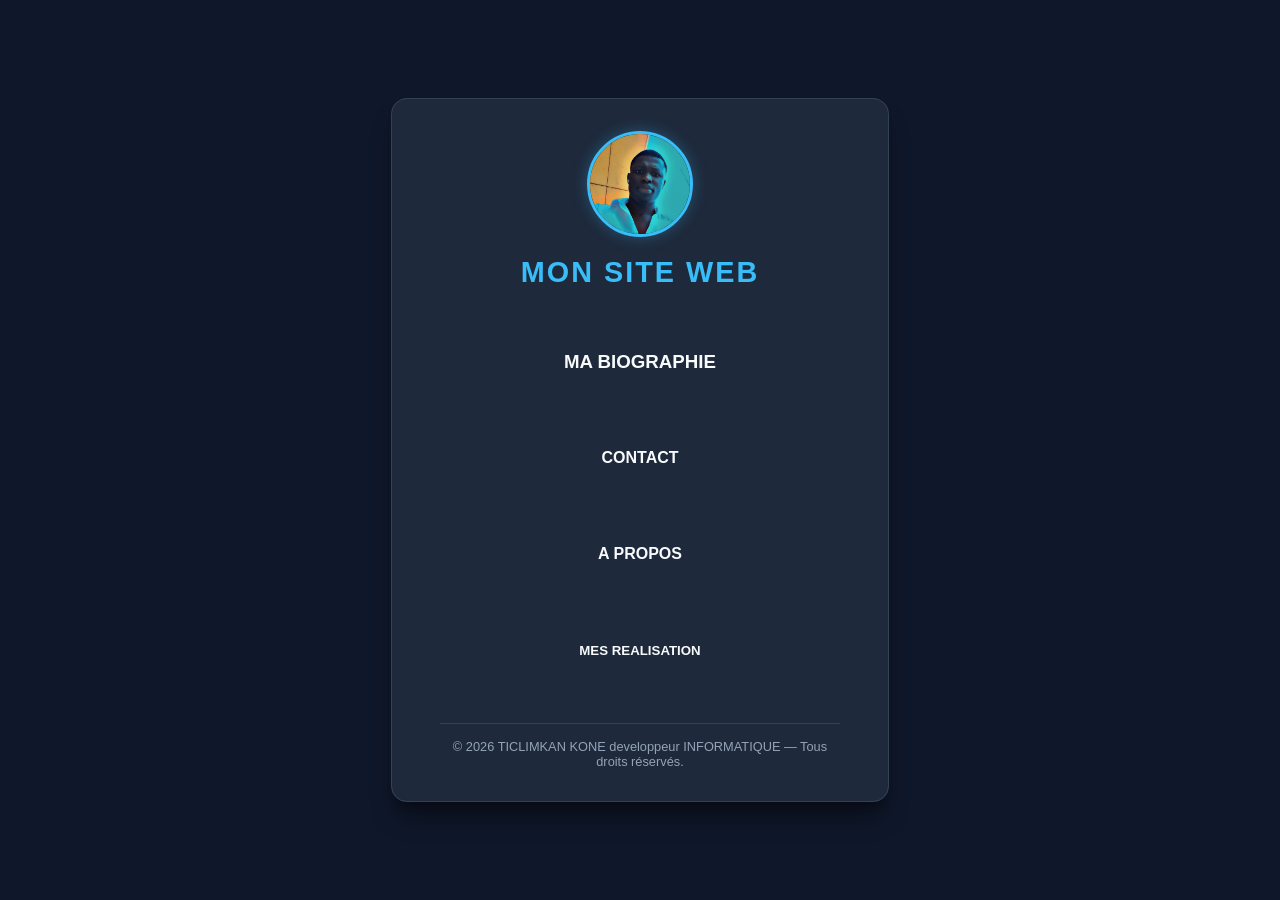
<file: index.html>
<!DOCTYPE html>
<html lang="fr">

<head>
    <!-- Google tag (gtag.js) -->
<script async src="https://www.googletagmanager.com/gtag/js?id=G-JH8MV2D3K6"></script>
<script>
  window.dataLayer = window.dataLayer || [];
  function gtag(){dataLayer.push(arguments);}
  gtag('js', new Date());

  gtag('config', 'G-JH8MV2D3K6');
</script>
    <meta charset="UTF-8">
    <meta name="viewport" content="width=device-width, initial-scale=1.0">
    <title> PREMIER SITE WEB </title>
    <link rel="stylesheet" href="MONSITE.css">
</head>

<body>
<Table>
    <fieldset>
        <div class="monportfolio">
            
 <img src="IMAGEDEGARDE.jpeg" alt="photo cycle" width="100" height="100" text-align: center; >
                  <h1> MON SITE WEB </h1>
            <br><a href="biographie.html"> <h3>MA BIOGRAPHIE</h3></a></br>
             <br><a href="footer.html"><h4>CONTACT</h4></a></br>
             <br><h4><a href="EFFETPORF1.html"> A PROPOS </a></h4></br>
              <br><a href="gestion-personnel.html"><h5> MES REALISATION </h5></a></br>
                 <footer> © 2026 TICLIMKAN KONE developpeur INFORMATIQUE — Tous droits réservés. </footer>
        <!-- Contact --> 
        </div>
    </fieldset>
    </Table>
</body>
<script src="app.js"></script>
</html>
</file>
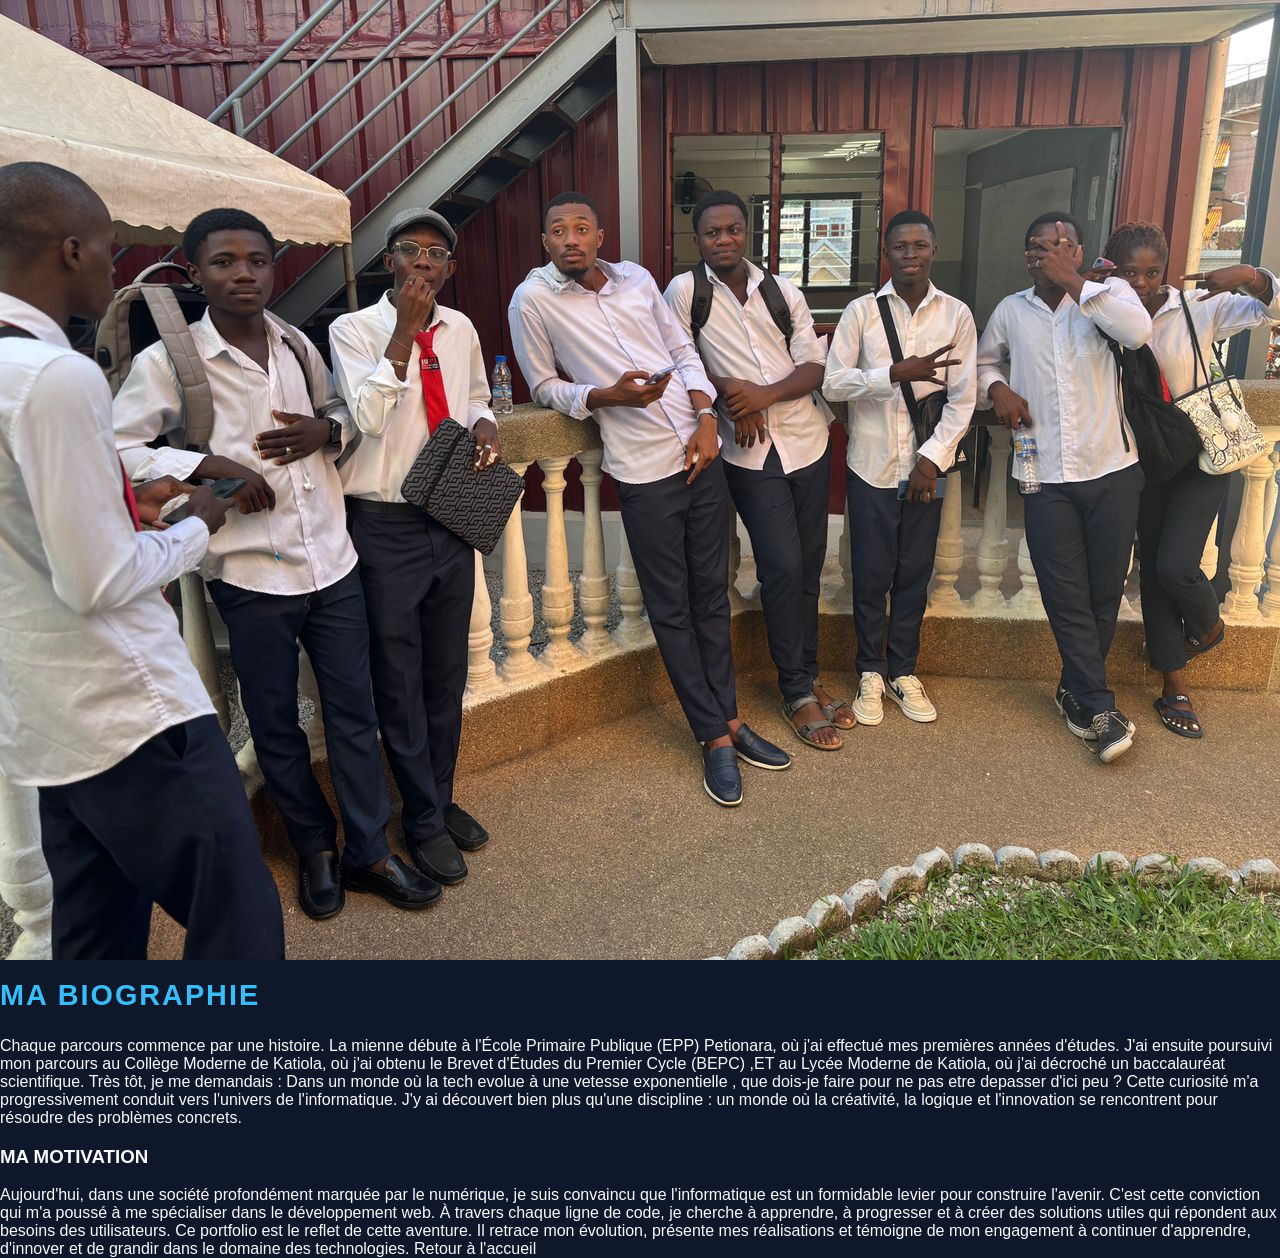
<file: biographie.html>
<!DOCTYPE html>
<html lang="en">
<head>
    <meta charset="UTF-8">
    <meta name="viewport" content="width=device-width, initial-scale=1.0">
    <title>ma biographie</title>
    <link rel="stylesheet" href="MONSITE.css">
</head>
<body>
    <div class="BIOGRAHIE">
        <img src="image1.jpg"  alt="image1">
    <h1>Ma Biographie</h1>
        <fiedset>
    Chaque parcours commence par une histoire. La mienne débute à l'École Primaire Publique (EPP) Petionara, 
       où j'ai effectué mes premières années d'études. J'ai ensuite poursuivi mon parcours au Collège Moderne de Katiola, 
       où j'ai obtenu le Brevet d'Études du Premier Cycle (BEPC) ,ET au  Lycée Moderne de Katiola, où j'ai décroché un baccalauréat scientifique.
   
Très tôt, je me demandais  : 
       Dans un monde où la tech evolue à une vetesse exponentielle , que dois-je faire pour ne pas etre depasser d'ici peu ? 
       Cette curiosité m'a progressivement conduit vers l'univers de l'informatique.
       J'y ai découvert bien plus qu'une discipline : 
       un monde où la créativité, la logique et l'innovation se rencontrent pour résoudre des problèmes concrets.
<h3> MA MOTIVATION</h3>
Aujourd'hui, dans une société profondément marquée par le numérique, 
       je suis convaincu que l'informatique est un formidable levier pour construire l'avenir.
       C'est cette conviction qui m'a poussé à me spécialiser dans le développement web. 
       À travers chaque ligne de code, je cherche à apprendre, à progresser et à créer des solutions utiles qui répondent aux besoins des utilisateurs.

 <a>Ce portfolio est le reflet de cette aventure. Il retrace mon évolution, présente mes réalisations et témoigne de mon engagement à continuer d'apprendre,
     d'innover et de grandir dans le domaine des technologies.</a>
       <a href="index.html">  Retour à l'accueil</a></a>
            </fiedset>
    </div>
</body>
</html>
</file>
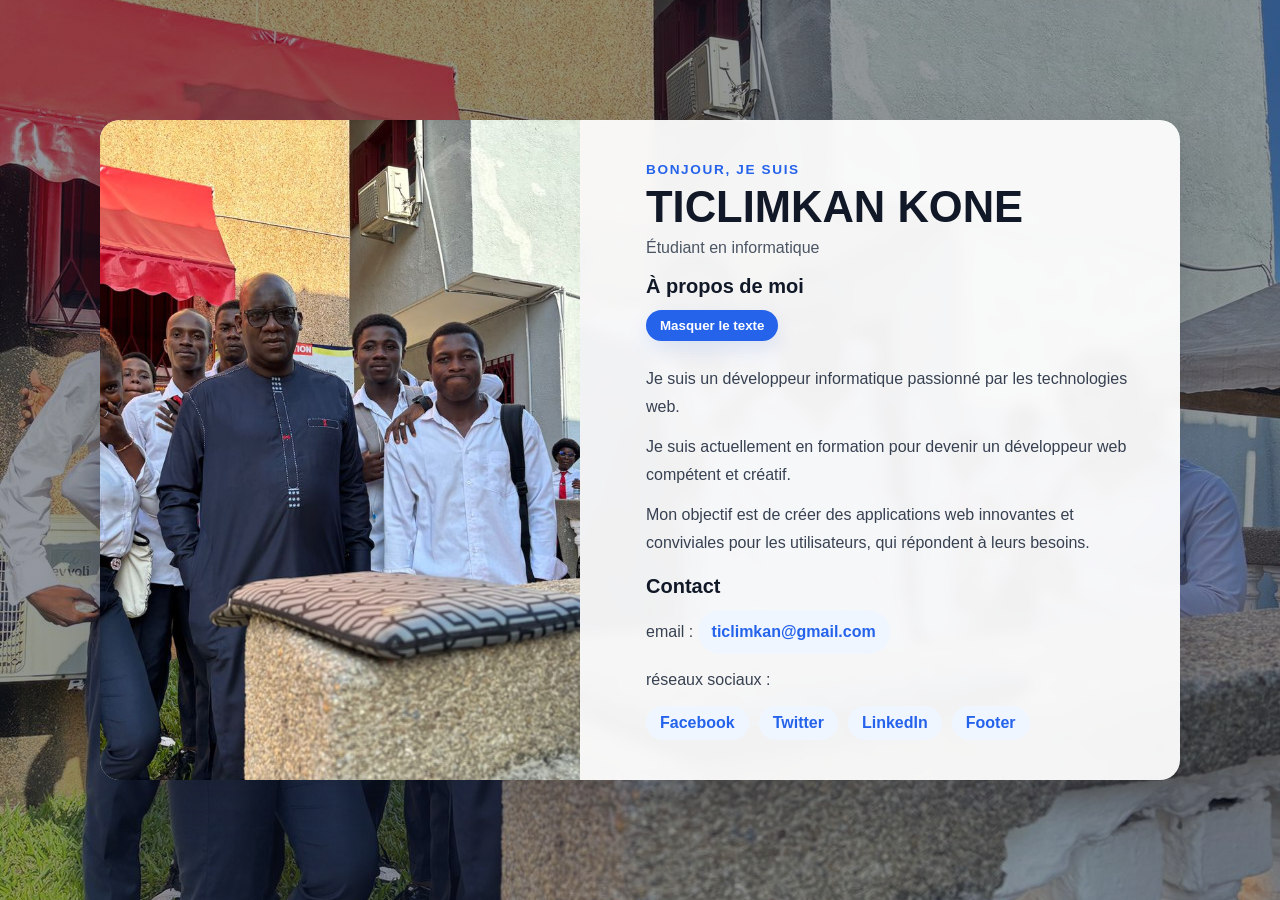
<file: EFFETPORF1.html>
<!DOCTYPE html>
<html lang="fr">
    <head>
        <meta charset="UTF-8">
        <meta name="viewport" content="width=device-width, initial-scale=1.0">
        <title>PREMIER SITE WEB</title>
        <!-- Le CSS est dans le même dossier que ce fichier -->
        <link rel="stylesheet" href="EFFETPORF1.CSS">
    </head>
    <body>
        <div class="page-container">
            <div class="profile-card">
                <div class="profile-card__image">
                    <!-- image en local (même dossier que la page) -->
                    <img src="photo de groupe.jpg" alt="photo de groupe">
                </div>
                <div class="profile-card__content">
                    <div class="profile-card__header">
                        <span class="label">Bonjour, je suis</span>
                        <h1>TICLIMKAN KONE</h1>
                        <p class="subtitle">Étudiant en informatique</p>
                    </div>
                    <section class="about">
                        <h2>À propos de moi</h2>
                        <button id="toggle-about" class="toggle-btn">Masquer le texte</button>
                        <div class="about-content">
                            <p>Je suis un développeur informatique passionné par les technologies web.</p>
                            <p>Je suis actuellement en formation pour devenir un développeur web compétent et créatif.</p>
                            <p>Mon objectif est de créer des applications web innovantes et conviviales pour les utilisateurs, qui répondent à leurs besoins.</p>
                        </div>
                    </section>
                    <section class="contact">
                        <h2>Contact</h2>
                        <p>email : <a href="mailto:ticlimkan@gmail.com">ticlimkan@gmail.com</a></p>
                        <p>réseaux sociaux :</p>
                        <ul class="social-networks">
                            <li><a href="https://www.facebook.com/" target="_blank" rel="noreferrer">Facebook</a></li>
                            <li><a href="https://www.twitter.com/ticlimkan" target="_blank" rel="noreferrer">Twitter</a></li>
                            <li><a href="https://www.linkedin.com/in/ticlimkan-kone-755b99413" target="_blank" rel="noreferrer">LinkedIn</a></li>
                            <li><a href="footer.html">Footer</a></li>
                        </ul>
                    </section>
                </div>
            </div>
        </div>

        <!-- Petit script local pour le bouton "Masquer/Afficher" et pour améliorer la fluidité -->
        <script>
            (function(){
                const btn = document.getElementById('toggle-about');
                const about = document.querySelector('.about-content');
                if (!btn || !about) return;
                btn.addEventListener('click', function(){
                    about.classList.toggle('hidden');
                    btn.textContent = about.classList.contains('hidden') ? 'Afficher le texte' : 'Masquer le texte';
                });
            })();
        </script>

        <!-- Chargement du JS global s'il existe (chemin racine) -->
        <script src="app.js"></script>
    </body>
</html>
</file>
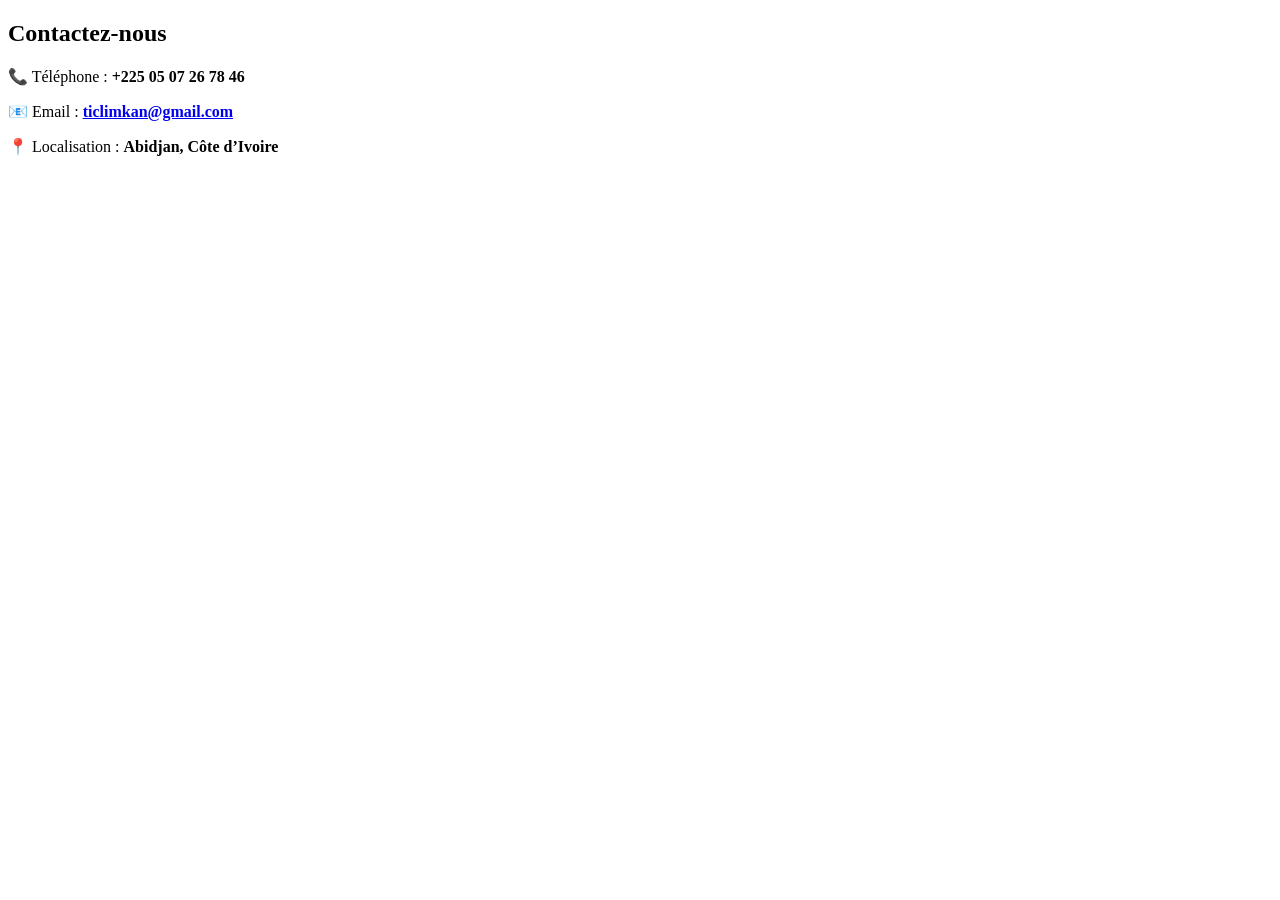
<file: footer.html>
<!DOCTYPE html>
<html lang="fr">
    <head>
        <meta charset="UTF-8">
        <meta name="viewport" content="width=device-width, initial-scale=1.0">
        <title>Contact - TICLIMKAN KONE</title>
    </head>
    <body class="footer-page">
        <main class="footer-page__wrapper">
            <section class="contact footer-card">
                <h2>Contactez-nous</h2>
                <p>📞 Téléphone : <strong>+225 05 07 26 78 46</strong></p>
                <p>📧 Email : <strong><a href="mailto:ticlimkan@gmail.com">ticlimkan@gmail.com</a></strong></p>
                <p>📍 Localisation : <strong>Abidjan, Côte d’Ivoire</strong></p>
            </section>
        </main>
    </body>
</html>
</file>
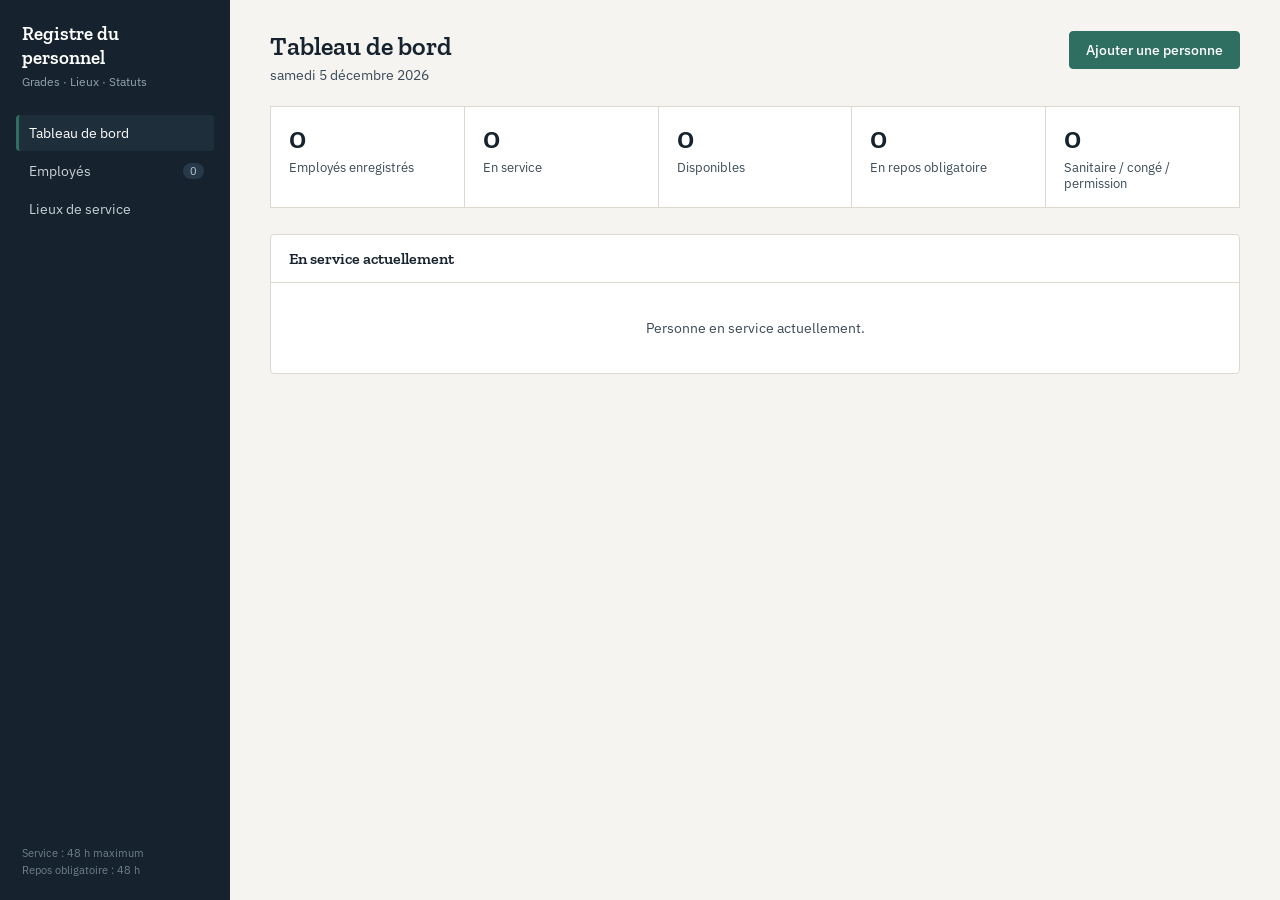
<file: gestion-personnel.html>
<!DOCTYPE html>
<html lang="fr">
<head>
<meta charset="UTF-8">
<meta name="viewport" content="width=device-width, initial-scale=1.0">
<title>Registre du personnel</title>
<link rel="preconnect" href="https://fonts.googleapis.com">
<link href="https://fonts.googleapis.com/css2?family=Zilla+Slab:wght@400;500;600;700&family=IBM+Plex+Sans:wght@400;500;600&family=IBM+Plex+Mono:wght@500&display=swap" rel="stylesheet">
<style>
  :root{
    --ink:#16232E;
    --ink-soft:#3B4A57;
    --paper:#F5F4F0;
    --panel:#FFFFFF;
    --line:#DCD8CE;
    --pine:#2F6F62;
    --pine-dim:#E4EFEC;
    --blue:#3E6FA8;
    --blue-dim:#E6EDF4;
    --purple:#7A5AA8;
    --purple-dim:#EEE8F5;
    --amber:#B9791E;
    --amber-dim:#F6EBDA;
    --brick:#A6444A;
    --brick-dim:#F5E4E4;
    --grey:#6B7280;
    --grey-dim:#EBEAE6;
  }
  *{box-sizing:border-box;}
  html,body{margin:0;padding:0;height:100%;}
  body{
    font-family:'IBM Plex Sans', sans-serif;
    background:var(--paper);
    color:var(--ink);
    display:flex;
    min-height:100vh;
  }
  h1,h2,h3{font-family:'Zilla Slab', serif; margin:0; font-weight:600;}
  .mono{font-family:'IBM Plex Mono', monospace;}

  /* ---- Sidebar ---- */
  #sidebar{
    width:230px;
    flex-shrink:0;
    background:var(--ink);
    color:#D9DFE4;
    padding:22px 16px;
    display:flex;
    flex-direction:column;
    gap:26px;
  }
  .brand{padding:0 6px;}
  .brand h1{color:#fff; font-size:19px; line-height:1.25;}
  .brand p{margin:4px 0 0; font-size:12px; color:#93A3AF;}
  nav{display:flex; flex-direction:column; gap:2px;}
  .navlink{
    display:flex; align-items:center; gap:10px;
    padding:9px 10px; border-radius:4px; cursor:pointer;
    font-size:14px; color:#C7D0D6; border-left:3px solid transparent;
  }
  .navlink:hover{background:#1E2E3A;}
  .navlink.active{background:#1E2E3A; color:#fff; border-left:3px solid var(--pine);}
  .navlink .count{
    margin-left:auto; font-size:11px; background:#28394A; color:#B8C4CC;
    padding:1px 7px; border-radius:20px;
  }
  .sidebar-foot{margin-top:auto; font-size:11px; color:#6F818C; padding:0 6px; line-height:1.5;}

  /* ---- Main ---- */
  #main{flex:1; padding:30px 40px; overflow-y:auto;}
  .page{display:none;}
  .page.active{display:block;}
  .page-head{display:flex; align-items:baseline; justify-content:space-between; margin-bottom:22px; gap:16px; flex-wrap:wrap;}
  .page-head h2{font-size:26px;}
  .page-head .sub{color:var(--ink-soft); font-size:13.5px; margin-top:4px;}

  button{font-family:inherit; cursor:pointer;}
  .btn{
    border:1px solid var(--ink); background:var(--ink); color:#fff;
    padding:9px 16px; border-radius:4px; font-size:13.5px; font-weight:500;
  }
  .btn:hover{background:#0F1922;}
  .btn.secondary{background:transparent; color:var(--ink); border:1px solid var(--line);}
  .btn.secondary:hover{border-color:var(--ink);}
  .btn.pine{background:var(--pine); border-color:var(--pine);}
  .btn.pine:hover{background:#25594E;}
  .btn.brick{background:var(--brick); border-color:var(--brick);}
  .btn.brick:hover{background:#8E393E;}
  .btn.blue{background:var(--blue); border-color:var(--blue);}
  .btn:disabled{opacity:.45; cursor:not-allowed;}
  .btn.small{padding:5px 11px; font-size:12.5px;}
  .link-btn{background:none; border:none; color:var(--pine); font-size:13px; padding:0; text-decoration:underline;}

  /* ---- Stat band ---- */
  .stat-band{display:grid; grid-template-columns:repeat(5,1fr); gap:1px; background:var(--line); border:1px solid var(--line); margin-bottom:26px;}
  .stat{background:var(--panel); padding:16px 18px;}
  .stat .num{font-family:'Zilla Slab',serif; font-size:30px; font-weight:600; line-height:1;}
  .stat .lbl{font-size:12.5px; color:var(--ink-soft); margin-top:6px;}

  /* ---- Alerts ---- */
  .alert-box{border:1px solid var(--brick); background:var(--brick-dim); padding:14px 16px; margin-bottom:22px; border-radius:4px;}
  .alert-box h3{font-size:14.5px; color:var(--brick); margin-bottom:8px;}
  .alert-row{font-size:13.5px; padding:5px 0; border-top:1px solid rgba(166,68,74,.2);}
  .alert-row:first-child{border-top:none;}

  /* ---- Panel / table ---- */
  .panel{background:var(--panel); border:1px solid var(--line); border-radius:4px;}
  .panel + .panel{margin-top:20px;}
  .panel-head{padding:14px 18px; border-bottom:1px solid var(--line); display:flex; align-items:center; justify-content:space-between;}
  .panel-head h3{font-size:16px;}
  table{width:100%; border-collapse:collapse; font-size:13.5px;}
  th{text-align:left; font-weight:500; color:var(--ink-soft); font-size:12px; padding:9px 18px; border-bottom:1px solid var(--line);}
  td{padding:11px 18px; border-bottom:1px solid var(--line); vertical-align:middle;}
  tr:last-child td{border-bottom:none;}
  tr.rowhover:hover{background:#FAFAF8; cursor:pointer;}

  .badge{display:inline-block; padding:3px 9px; border-radius:20px; font-size:12px; font-weight:500;}
  .badge.disponible{background:var(--grey-dim); color:var(--grey);}
  .badge.en_service{background:var(--pine-dim); color:var(--pine);}
  .badge.repos_obligatoire{background:var(--blue-dim); color:var(--blue);}
  .badge.repos_sanitaire{background:var(--purple-dim); color:var(--purple);}
  .badge.conge{background:var(--amber-dim); color:var(--amber);}
  .badge.permission{background:var(--amber-dim); color:#8A6A2E;}
  .badge.alerte{background:var(--brick-dim); color:var(--brick);}

  input, select, textarea{
    font-family:inherit; font-size:13.5px; padding:9px 10px; border:1px solid var(--line);
    border-radius:4px; width:100%; background:#fff; color:var(--ink);
  }
  input:focus, select:focus, textarea:focus{outline:none; border-color:var(--pine);}
  label{font-size:12.5px; color:var(--ink-soft); display:block; margin-bottom:5px;}
  .field{margin-bottom:14px;}
  .field-row{display:grid; grid-template-columns:1fr 1fr; gap:14px;}

  .empty{padding:36px 18px; text-align:center; color:var(--ink-soft); font-size:13.5px;}

  /* search */
  .toolbar{display:flex; gap:10px; margin-bottom:16px;}
  .toolbar input{max-width:280px;}

  /* modal */
  .overlay{
    position:fixed; inset:0; background:rgba(22,35,46,.45); display:none;
    align-items:flex-start; justify-content:center; padding:40px 20px; overflow-y:auto; z-index:50;
  }
  .overlay.show{display:flex;}
  .modal{background:#fff; border-radius:6px; width:100%; max-width:520px; padding:26px 28px; margin-bottom:40px;}
  .modal h3{font-size:19px; margin-bottom:4px;}
  .modal .modal-sub{font-size:13px; color:var(--ink-soft); margin-bottom:18px;}
  .modal-actions{display:flex; justify-content:flex-end; gap:10px; margin-top:20px;}

  /* employee detail */
  .detail-head{display:flex; justify-content:space-between; align-items:flex-start; margin-bottom:18px; flex-wrap:wrap; gap:14px;}
  .detail-id{font-size:13px; color:var(--ink-soft);}
  .detail-grid{display:grid; grid-template-columns:2fr 1fr; gap:20px; align-items:start;}
  .infolist{display:grid; grid-template-columns:1fr 1fr; gap:12px 20px;}
  .infolist .k{font-size:11.5px; color:var(--ink-soft); margin-bottom:2px;}
  .infolist .v{font-size:14px;}
  .timeline{padding:16px 18px;}
  .tl-row{display:flex; gap:12px; padding:10px 0; border-top:1px solid var(--line);}
  .tl-row:first-child{border-top:none;}
  .tl-dot{width:8px; height:8px; border-radius:50%; background:var(--pine); margin-top:6px; flex-shrink:0;}
  .tl-dot.past{background:var(--line);}
  .tl-main{font-size:13.5px;}
  .tl-date{font-size:12px; color:var(--ink-soft); margin-top:1px;}
  .action-grid{display:flex; flex-direction:column; gap:8px;}
  .countdown{font-size:12.5px; color:var(--ink-soft); margin-top:6px;}

  .chip-row{display:flex; gap:8px; flex-wrap:wrap; margin-bottom:16px;}
  .chip{padding:6px 12px; border:1px solid var(--line); border-radius:20px; font-size:12.5px; background:#fff;}
  .chip button{background:none; border:none; color:var(--brick); margin-left:6px; font-size:13px;}

  ::placeholder{color:#A7ADB2;}
</style>
</head>
<body>

<div id="sidebar">
  <div class="brand">
    <h1>Registre du<br>personnel</h1>
    <p>Grades · Lieux · Statuts</p>
  </div>
  <nav>
    <div class="navlink active" data-page="dashboard">Tableau de bord</div>
    <div class="navlink" data-page="employees">Employés <span class="count" id="nav-count-emp">0</span></div>
    <div class="navlink" data-page="lieux">Lieux de service</div>
  </nav>
  <div class="sidebar-foot">
    Service : 48 h maximum<br>
    Repos obligatoire : 48 h
  </div>
</div>

<div id="main">

  <!-- DASHBOARD -->
  <section class="page active" id="page-dashboard">
    <div class="page-head">
      <div>
        <h2>Tableau de bord</h2>
        <div class="sub" id="today-label"></div>
      </div>
      <button class="btn pine" onclick="openAddEmployee()">Ajouter une personne </button>
    </div>

    <div class="stat-band" id="stat-band"></div>

    <div id="alert-zone"></div>

    <div class="panel">
      <div class="panel-head"><h3>En service actuellement</h3></div>
      <div id="dash-en-service"></div>
    </div>
  </section>

  <!-- EMPLOYEES -->
  <section class="page" id="page-employees">
    <div class="page-head">
      <div>
        <h2>PERSONEL</h2>
        <div class="sub">Fiche, grade, lieu et statut de chacun</div>
      </div>
      <button class="btn pine" onclick="openAddEmployee()">Ajouter une personne </button>
    </div>
    <div class="toolbar">
      <input type="text" id="search-emp" placeholder="Rechercher un nom, matricule…" oninput="renderEmployeesList()">
      <select id="filter-statut" onchange="renderEmployeesList()" style="max-width:220px;">
        <option value="">Tous les statuts</option>
        <option value="disponible">Disponible</option>
        <option value="en_service">En service</option>
        <option value="repos_obligatoire">Repos obligatoire</option>
        <option value="repos_sanitaire">Repos sanitaire</option>
        <option value="conge">Congé</option>
        <option value="permission">Permission</option>
      </select>
    </div>
    <div class="panel">
      <table>
        <thead><tr>
          <!--th>Matricule</th-->
          <th>Nom</th><th>Grade</th><th>Lieu actuel</th><th>Statut</th><th></th>
        </tr></thead>
        <tbody id="employees-tbody"></tbody>
      </table>
      <div class="empty" id="employees-empty" style="display:none;">Aucune personne ne correspond à la recherche.</div>
    </div>
  </section>

  <!-- EMPLOYEE DETAIL -->
  <section class="page" id="page-detail">
    <button class="link-btn" onclick="showPage('employees')" style="margin-bottom:14px;">← Retour à la liste</button>
    <div id="detail-content"></div>
  </section>

  <!-- LIEUX -->
  <section class="page" id="page-lieux">
    <div class="page-head">
      <div>
        <h2>Lieux de service</h2>
        <div class="sub">Sites disponibles pour l'affectation du personnel</div>
      </div>
    </div>
    <div class="panel" style="padding:18px;">
      <div class="field" style="display:flex; gap:10px; align-items:flex-end;">
        <div style="flex:1;">
          <label>Nom du lieu</label>
          <input type="text" id="new-lieu" placeholder="Ex : Poste central">
        </div>
        <button class="btn pine" onclick="addLieu()">Ajouter</button>
      </div>
      <div class="chip-row" id="lieux-chips" style="margin-top:16px;"></div>
    </div>
  </section>

</div>

<!-- MODAL: add employee -->
<div class="overlay" id="overlay-add">
  <div class="modal">
    <h3>Nouvelle personne</h3>
    <div class="modal-sub">Ces informations créent aussi son historique initial de grade et de lieu.</div>
    <div class="field-row">
      <div class="field"><label>Prénom</label><input id="f-prenom"></div>
      <div class="field"><label>Nom</label><input id="f-nom"></div>
    </div>
    <div class="field-row">
      <div class="field"><label>Grade actuel</label><input id="f-grade" placeholder="Ex : Brigadier"></div>
      <div class="field">
        <label>Lieu de service actuel</label>
        <select id="f-lieu"></select>
      </div>
    </div>
    <div class="field"><label>Date d'affectation</label><input type="date" id="f-date-embauche"></div>
    <div class="modal-actions">
      <button class="btn secondary" onclick="closeOverlay('overlay-add')">Annuler</button>
      <button class="btn pine" onclick="submitAddEmployee()">Enregistrer</button>
    </div>
  </div>
</div>

<!-- MODAL: change grade -->
<div class="overlay" id="overlay-grade">
  <div class="modal">
    <h3>Changer de grade</h3>
    <div class="modal-sub" id="grade-sub"></div>
    <div class="field"><label>Nouveau grade</label><input id="f-new-grade"></div>
    <div class="field"><label>Date d'effet</label><input type="date" id="f-grade-date"></div>
    <div class="modal-actions">
      <button class="btn secondary" onclick="closeOverlay('overlay-grade')">Annuler</button>
      <button class="btn pine" onclick="submitChangeGrade()">Confirmer</button>
    </div>
  </div>
</div>

<!-- MODAL: change lieu -->
<div class="overlay" id="overlay-lieu">
  <div class="modal">
    <h3>Changer de lieu de service</h3>
    <div class="modal-sub" id="lieu-sub"></div>
    <div class="field"><label>Nouveau lieu</label><select id="f-new-lieu"></select></div>
    <div class="field"><label>Date d'effet</label><input type="date" id="f-lieu-date"></div>
    <div class="modal-actions">
      <button class="btn secondary" onclick="closeOverlay('overlay-lieu')">Annuler</button>
      <button class="btn pine" onclick="submitChangeLieu()">Confirmer</button>
    </div>
  </div>
</div>

<!-- MODAL: statut (repos sanitaire / congé / permission) -->
<div class="overlay" id="overlay-statut">
  <div class="modal">
    <h3 id="statut-title">Mettre en repos sanitaire</h3>
    <div class="modal-sub" id="statut-sub"></div>
    <div class="field-row">
      <div class="field"><label>Date de début</label><input type="date" id="f-statut-debut"></div>
      <div class="field"><label>Date de fin prévue</label><input type="date" id="f-statut-fin"></div>
    </div>
    <div class="field"><label>Motif</label><textarea id="f-statut-motif" rows="3" placeholder="Ex : certificat médical, événement familial…"></textarea></div>
    <input type="hidden" id="f-statut-type">
    <div class="modal-actions">
      <button class="btn secondary" onclick="closeOverlay('overlay-statut')">Annuler</button>
      <button class="btn pine" onclick="submitStatut()">Confirmer</button>
    </div>
  </div>
</div>

<script>
/* ---------------------------------------------------------
   ÉTAT & PERSISTANCE
--------------------------------------------------------- */
const HEURE = 3600 * 1000;
const DUREE_SERVICE_MAX = 48 * HEURE;
const DUREE_REPOS_OBLIGATOIRE = 48 * HEURE;
const STORAGE_KEY = 'pgs-etat';

let state = { employees: [], lieux: [] };
let currentDetailId = null;

function uid(prefix){ return prefix + '_' + Math.random().toString(36).slice(2,9); }

async function loadState(){
  try{
    const res = await window.storage.get(STORAGE_KEY, false);
    if(res && res.value){ state = JSON.parse(res.value); }
  }catch(e){
    // pas de données existantes -> on garde l'état vide
  }
  reconcileStatuses();
  renderAll();
}

async function saveState(){
  try{
    await window.storage.set(STORAGE_KEY, JSON.stringify(state), false);
  }catch(e){
    console.error('Échec de la sauvegarde', e);
  }
}

/* ---------------------------------------------------------
   RÈGLES 48H — recalcule automatiquement les statuts échus
--------------------------------------------------------- */
function reconcileStatuses(){
  const now = Date.now();
  state.employees.forEach(emp=>{
    if(emp.statutCourant === 'repos_obligatoire' && emp.reposFin && now >= emp.reposFin){
      emp.statutCourant = 'disponible';
      emp.reposDebut = null;
      emp.reposFin = null;
    }
  });
}

/* ---------------------------------------------------------
   NAVIGATION
--------------------------------------------------------- */
document.querySelectorAll('.navlink').forEach(el=>{
  el.addEventListener('click', ()=> showPage(el.dataset.page));
});

function showPage(name){
  document.querySelectorAll('.page').forEach(p=>p.classList.remove('active'));
  document.querySelectorAll('.navlink').forEach(p=>p.classList.remove('active'));
  document.getElementById('page-'+name).classList.add('active');
  const nav = document.querySelector('.navlink[data-page="'+name+'"]');
  if(nav) nav.classList.add('active');
  if(name==='dashboard') renderDashboard();
  if(name==='employees') renderEmployeesList();
  if(name==='lieux') renderLieux();
}

/* ---------------------------------------------------------
   UTILITAIRES D'AFFICHAGE
--------------------------------------------------------- */
function fmtDate(ts){
  if(!ts) return '—';
  const d = new Date(ts);
  return d.toLocaleDateString('fr-FR', {day:'2-digit', month:'short', year:'numeric'});
}
function fmtDateTime(ts){
  if(!ts) return '—';
  const d = new Date(ts);
  return d.toLocaleDateString('fr-FR', {day:'2-digit', month:'short'}) + ' à ' + d.toLocaleTimeString('fr-FR',{hour:'2-digit',minute:'2-digit'});
}
function heuresEcoulees(ts){ return (Date.now()-ts)/HEURE; }
function statutLabel(s){
  return {
    disponible:'Disponible', en_service:'En service', repos_obligatoire:'Repos obligatoire',
    repos_sanitaire:'Repos sanitaire', conge:'Congé', permission:'Permission'
  }[s] || s;
}
function fullName(e){ return e.prenom + ' ' + e.nom; }

/* ---------------------------------------------------------
   RENDU GLOBAL
--------------------------------------------------------- */
function renderAll(){
  document.getElementById('today-label').textContent =
    new Date().toLocaleDateString('fr-FR', {weekday:'long', day:'numeric', month:'long', year:'numeric'});
  renderDashboard();
  renderEmployeesList();
  renderLieux();
  document.getElementById('nav-count-emp').textContent = state.employees.length;
}

/* ---- Dashboard ---- */
function renderDashboard(){
  reconcileStatuses();
  const emp = state.employees;
  const counts = {disponible:0, en_service:0, repos_obligatoire:0, repos_sanitaire:0, conge:0, permission:0};
  emp.forEach(e=> counts[e.statutCourant] = (counts[e.statutCourant]||0)+1);

  document.getElementById('stat-band').innerHTML = `
    <div class="stat"><div class="num">${emp.length}</div><div class="lbl">Employés enregistrés</div></div>
    <div class="stat"><div class="num">${counts.en_service}</div><div class="lbl">En service</div></div>
    <div class="stat"><div class="num">${counts.disponible}</div><div class="lbl">Disponibles</div></div>
    <div class="stat"><div class="num">${counts.repos_obligatoire}</div><div class="lbl">En repos obligatoire</div></div>
    <div class="stat"><div class="num">${counts.repos_sanitaire + counts.conge + counts.permission}</div><div class="lbl">Sanitaire / congé / permission</div></div>
  `;

  const depassements = emp.filter(e=> e.statutCourant==='en_service' && heuresEcoulees(e.serviceDebut) > 48);
  const alertZone = document.getElementById('alert-zone');
  if(depassements.length){
    alertZone.innerHTML = `<div class="alert-box"><h3>Dépassement des 48 h de service</h3>` +
      depassements.map(e=>`<div class="alert-row"><strong>${fullName(e)}</strong> (${e.matricule}) — en service depuis ${heuresEcoulees(e.serviceDebut).toFixed(1)} h. <button class="link-btn" onclick="openDetail('${e.id}')">Voir la fiche</button></div>`).join('') +
      `</div>`;
  } else {
    alertZone.innerHTML = '';
  }

  const enService = emp.filter(e=>e.statutCourant==='en_service');
  const tbl = document.getElementById('dash-en-service');
  if(!enService.length){
    tbl.innerHTML = '<div class="empty">Personne en service actuellement.</div>';
  } else {
    tbl.innerHTML = `<table><thead><tr><th>Nom</th><th>Lieu</th><th>Début de service</th><th>Temps écoulé</th><th></th></tr></thead><tbody>` +
      enService.map(e=>{
        const h = heuresEcoulees(e.serviceDebut);
        const over = h > 48;
        return `<tr class="rowhover" onclick="openDetail('${e.id}')">
          <td>${fullName(e)}</td>
          <td>${e.lieuActuel||'—'}</td>
          <td>${fmtDateTime(e.serviceDebut)}</td>
          <td>${over?'<span class="badge alerte">':''}${h.toFixed(1)} h${over?'</span>':''}</td>
          <td></td>
        </tr>`;
      }).join('') + `</tbody></table>`;
  }
}

/* ---- Liste employés ---- */
function renderEmployeesList(){
  reconcileStatuses();
  const q = (document.getElementById('search-emp').value || '').toLowerCase();
  const filtreStatut = document.getElementById('filter-statut').value;
  const list = state.employees.filter(e=>{
    const matchQ = !q || fullName(e).toLowerCase().includes(q) || e.matricule.toLowerCase().includes(q);
    const matchS = !filtreStatut || e.statutCourant === filtreStatut;
    return matchQ && matchS;
  });
  const tbody = document.getElementById('employees-tbody');
  document.getElementById('employees-empty').style.display = list.length ? 'none' : 'block';
  tbody.innerHTML = list.map(e=>`
    <tr class="rowhover" onclick="openDetail('${e.id}')">
      <td class="mono">${e.matricule}</td>
      <td>${fullName(e)}</td>
      <td>${e.gradeActuel}</td>
      <td>${e.lieuActuel || '—'}</td>
      <td><span class="badge ${e.statutCourant}">${statutLabel(e.statutCourant)}</span></td>
      <td style="text-align:right;"><button class="link-btn" onclick="event.stopPropagation(); openDetail('${e.id}')">Ouvrir</button></td>
    </tr>
  `).join('');
}

/* ---- Lieux ---- */
function renderLieux(){
  const chips = document.getElementById('lieux-chips');
  if(!state.lieux.length){
    chips.innerHTML = '<div class="empty">Aucun lieu enregistré pour le moment.</div>';
  } else {
    chips.innerHTML = state.lieux.map(l=>`<span class="chip">${l}<button onclick="removeLieu('${l.replace(/'/g,"\\'")}')" title="Retirer">×</button></span>`).join('');
  }
  // rafraîchir les <select> de lieux dans les formulaires
  [document.getElementById('f-lieu'), document.getElementById('f-new-lieu')].forEach(sel=>{
    if(!sel) return;
    const current = sel.value;
    sel.innerHTML = state.lieux.map(l=>`<option value="${l}">${l}</option>`).join('');
    if(state.lieux.includes(current)) sel.value = current;
  });
}

function addLieu(){
  const input = document.getElementById('new-lieu');
  const val = input.value.trim();
  if(!val) return;
  if(!state.lieux.includes(val)) state.lieux.push(val);
  input.value = '';
  saveState(); renderLieux();
}
function removeLieu(l){
  state.lieux = state.lieux.filter(x=>x!==l);
  saveState(); renderLieux();
}

/* ---------------------------------------------------------
   MODALES GÉNÉRIQUES
--------------------------------------------------------- */
function openOverlay(id){ document.getElementById(id).classList.add('show'); }
function closeOverlay(id){ document.getElementById(id).classList.remove('show'); }

/* ---- Ajout employé ---- */
function openAddEmployee(){
  ['f-prenom','f-nom','f-matricule','f-tel','f-grade'].forEach(id=>document.getElementById(id).value='');
  document.getElementById('f-date-embauche').value = new Date().toISOString().slice(0,10);
  renderLieux();
  openOverlay('overlay-add');
}
function submitAddEmployee(){
  const prenom = document.getElementById('f-prenom').value.trim();
  const nom = document.getElementById('f-nom').value.trim();
  const matricule = document.getElementById('f-matricule').value.trim();
  const tel = document.getElementById('f-tel').value.trim();
  const grade = document.getElementById('f-grade').value.trim();
  const lieu = document.getElementById('f-lieu').value;
  const dateEmbauche = document.getElementById('f-date-embauche').value;
  if(!prenom || !nom || !matricule || !grade){
    alert('Merci de renseigner au minimum le prénom, le nom, le matricule et le grade.');
    return;
  }
  const now = dateEmbauche ? new Date(dateEmbauche).getTime() : Date.now();
  const emp = {
    id: uid('emp'),
    prenom, nom, matricule, telephone: tel,
    dateEmbauche: now,
    gradeActuel: grade,
    lieuActuel: lieu || null,
    statutCourant: 'disponible',
    serviceDebut: null,
    reposDebut: null, reposFin: null,
    historiqueGrades: [{grade, dateDebut: now, dateFin: null}],
    historiqueLieux: lieu ? [{lieu, dateDebut: now, dateFin: null}] : [],
    historiqueStatuts: []
  };
  state.employees.push(emp);
  saveState();
  closeOverlay('overlay-add');
  renderAll();
  openDetail(emp.id);
}

/* ---- Changer de grade ---- */
function openChangeGrade(empId){
  const e = getEmp(empId);
  document.getElementById('grade-sub').textContent = `${fullName(e)} — grade actuel : ${e.gradeActuel}`;
  document.getElementById('f-new-grade').value = '';
  document.getElementById('f-grade-date').value = new Date().toISOString().slice(0,10);
  document.getElementById('f-grade-date').dataset.empId = empId;
  openOverlay('overlay-grade');
}
function submitChangeGrade(){
  const empId = document.getElementById('f-grade-date').dataset.empId;
  const e = getEmp(empId);
  const nouveauGrade = document.getElementById('f-new-grade').value.trim();
  const date = document.getElementById('f-grade-date').value;
  if(!nouveauGrade){ alert('Indiquez le nouveau grade.'); return; }
  const ts = date ? new Date(date).getTime() : Date.now();
  const dernier = e.historiqueGrades[e.historiqueGrades.length-1];
  if(dernier && !dernier.dateFin) dernier.dateFin = ts;
  e.historiqueGrades.push({grade: nouveauGrade, dateDebut: ts, dateFin: null});
  e.gradeActuel = nouveauGrade;
  saveState();
  closeOverlay('overlay-grade');
  renderAll();
  openDetail(empId);
}

/* ---- Changer de lieu ---- */
function openChangeLieu(empId){
  const e = getEmp(empId);
  document.getElementById('lieu-sub').textContent = `${fullName(e)} — lieu actuel : ${e.lieuActuel || 'non défini'}`;
  renderLieux();
  document.getElementById('f-lieu-date').value = new Date().toISOString().slice(0,10);
  document.getElementById('f-lieu-date').dataset.empId = empId;
  openOverlay('overlay-lieu');
}
function submitChangeLieu(){
  const empId = document.getElementById('f-lieu-date').dataset.empId;
  const e = getEmp(empId);
  const nouveauLieu = document.getElementById('f-new-lieu').value;
  const date = document.getElementById('f-lieu-date').value;
  if(!nouveauLieu){ alert("Ajoutez d'abord un lieu dans l'onglet « Lieux de service »."); return; }
  const ts = date ? new Date(date).getTime() : Date.now();
  const dernier = e.historiqueLieux[e.historiqueLieux.length-1];
  if(dernier && !dernier.dateFin) dernier.dateFin = ts;
  e.historiqueLieux.push({lieu: nouveauLieu, dateDebut: ts, dateFin: null});
  e.lieuActuel = nouveauLieu;
  saveState();
  closeOverlay('overlay-lieu');
  renderAll();
  openDetail(empId);
}

/* ---- Statuts : repos sanitaire / congé / permission ---- */
const STATUT_TITRES = {
  repos_sanitaire: 'Mettre en repos sanitaire',
  conge: 'Mettre en congé',
  permission: 'Accorder une permission'
};
function openStatutModal(empId, type){
  const e = getEmp(empId);
  document.getElementById('statut-title').textContent = STATUT_TITRES[type];
  document.getElementById('statut-sub').textContent = fullName(e) + ' — ' + e.matricule;
  document.getElementById('f-statut-debut').value = new Date().toISOString().slice(0,10);
  document.getElementById('f-statut-fin').value = '';
  document.getElementById('f-statut-motif').value = '';
  document.getElementById('f-statut-type').value = type;
  document.getElementById('f-statut-type').dataset.empId = empId;
  openOverlay('overlay-statut');
}
function submitStatut(){
  const empId = document.getElementById('f-statut-type').dataset.empId;
  const type = document.getElementById('f-statut-type').value;
  const e = getEmp(empId);
  const debut = document.getElementById('f-statut-debut').value;
  const fin = document.getElementById('f-statut-fin').value;
  const motif = document.getElementById('f-statut-motif').value.trim();
  if(!debut){ alert('Indiquez une date de début.'); return; }
  const tsDebut = new Date(debut).getTime();
  const tsFin = fin ? new Date(fin).getTime() : null;
  e.historiqueStatuts.push({type, dateDebut: tsDebut, dateFin: tsFin, motif, cloture:false});
  e.statutCourant = type;
  e.serviceDebut = null;
  saveState();
  closeOverlay('overlay-statut');
  renderAll();
  openDetail(empId);
}

function terminerStatutCourant(empId){
  const e = getEmp(empId);
  const dernier = [...e.historiqueStatuts].reverse().find(s=> !s.cloture && ['repos_sanitaire','conge','permission'].includes(s.type));
  if(dernier){ dernier.cloture = true; dernier.dateFin = Date.now(); }
  e.statutCourant = 'disponible';
  saveState();
  renderAll();
  openDetail(empId);
}

/* ---- Service (48h) ---- */
function demarrerService(empId){
  const e = getEmp(empId);
  if(e.statutCourant === 'repos_obligatoire' && e.reposFin && Date.now() < e.reposFin){
    const reste = ((e.reposFin - Date.now())/HEURE).toFixed(1);
    if(!confirm(`Le repos obligatoire de 48 h n'est pas terminé (encore ${reste} h). Démarrer le service quand même ?`)) return;
  }
  e.statutCourant = 'en_service';
  e.serviceDebut = Date.now();
  e.reposDebut = null; e.reposFin = null;
  e.historiqueStatuts.push({type:'service', dateDebut: e.serviceDebut, dateFin: null, motif:'Prise de service — ' + (e.lieuActuel||''), cloture:false});
  saveState();
  renderAll();
  openDetail(empId);
}
function terminerService(empId){
  const e = getEmp(empId);
  const now = Date.now();
  const dernier = [...e.historiqueStatuts].reverse().find(s=> s.type==='service' && !s.cloture);
  if(dernier){ dernier.dateFin = now; dernier.cloture = true; }
  e.statutCourant = 'repos_obligatoire';
  e.serviceDebut = null;
  e.reposDebut = now;
  e.reposFin = now + DUREE_REPOS_OBLIGATOIRE;
  saveState();
  renderAll();
  openDetail(empId);
}

/* ---------------------------------------------------------
   FICHE EMPLOYÉ (DÉTAIL)
--------------------------------------------------------- */
function getEmp(id){ return state.employees.find(e=>e.id===id); }

function openDetail(id){
  currentDetailId = id;
  showPage('detail');
  renderDetail(id);
}

function renderDetail(id){
  reconcileStatuses();
  const e = getEmp(id);
  if(!e){ document.getElementById('detail-content').innerHTML = '<div class="empty">Employé introuvable.</div>'; return; }

  const h = e.statutCourant==='en_service' ? heuresEcoulees(e.serviceDebut) : null;
  const over = h!==null && h>48;

  let actions = '';
  if(e.statutCourant === 'disponible' || (e.statutCourant==='repos_obligatoire' && Date.now()>=e.reposFin)){
    actions += `<button class="btn pine" onclick="demarrerService('${e.id}')">Démarrer le service</button>`;
    actions += `<button class="btn secondary" onclick="openStatutModal('${e.id}','repos_sanitaire')">Repos sanitaire</button>`;
    actions += `<button class="btn secondary" onclick="openStatutModal('${e.id}','conge')">Congé</button>`;
    actions += `<button class="btn secondary" onclick="openStatutModal('${e.id}','permission')">Permission</button>`;
  } else if(e.statutCourant === 'en_service'){
    actions += `<button class="btn blue" onclick="terminerService('${e.id}')">Terminer le service</button>`;
  } else if(e.statutCourant === 'repos_obligatoire'){
    const reste = ((e.reposFin - Date.now())/HEURE).toFixed(1);
    actions += `<button class="btn secondary" disabled>Repos obligatoire — encore ${reste} h</button>`;
    actions += `<button class="btn secondary" onclick="demarrerService('${e.id}')">Forcer la prise de service</button>`;
  } else {
    actions += `<button class="btn pine" onclick="terminerStatutCourant('${e.id}')">Mettre fin au statut — retour disponible</button>`;
  }
  actions += `<button class="btn secondary" onclick="openChangeGrade('${e.id}')">Changer de grade</button>`;
  actions += `<button class="btn secondary" onclick="openChangeLieu('${e.id}')">Changer de lieu</button>`;
  actions += `<button class="btn brick" onclick="supprimerEmploye('${e.id}')">Supprimer l'employé</button>`;

  const historiqueCombine = [
    ...e.historiqueGrades.map(h=>({...h, kind:'Grade', label:h.grade})),
    ...e.historiqueLieux.map(h=>({...h, kind:'Lieu', label:h.lieu})),
    ...e.historiqueStatuts.map(h=>({...h, kind: h.type==='service'?'Service':statutLabel(h.type), label: h.motif || ''}))
  ].sort((a,b)=> b.dateDebut - a.dateDebut);

  document.getElementById('detail-content').innerHTML = `
    <div class="detail-head">
      <div>
        <h2>${fullName(e)}</h2>
        <div class="detail-id mono">${e.matricule} · embauché le ${fmtDate(e.dateEmbauche)}</div>
      </div>
      <span class="badge ${e.statutCourant}" style="font-size:13px; padding:6px 14px;">${statutLabel(e.statutCourant)}</span>
    </div>

    ${over ? `<div class="alert-box"><h3>Dépassement des 48 h de service</h3><div class="alert-row">En service depuis ${h.toFixed(1)} h — dépassement de ${(h-48).toFixed(1)} h.</div></div>` : ''}

    <div class="detail-grid">
      <div>
        <div class="panel">
          <div class="panel-head"><h3>Informations</h3></div>
          <div class="infolist" style="padding:16px 18px;">
            <div><div class="k">Grade actuel</div><div class="v">${e.gradeActuel}</div></div>
            <div><div class="k">Lieu actuel</div><div class="v">${e.lieuActuel || '—'}</div></div>
            <div><div class="k">Téléphone</div><div class="v">${e.telephone || '—'}</div></div>
            <div><div class="k">Date d'embauche</div><div class="v">${fmtDate(e.dateEmbauche)}</div></div>
            ${e.statutCourant==='en_service' ? `<div><div class="k">Début de service</div><div class="v">${fmtDateTime(e.serviceDebut)}</div></div>` : ''}
            ${e.statutCourant==='repos_obligatoire' ? `<div><div class="k">Fin du repos obligatoire</div><div class="v">${fmtDateTime(e.reposFin)}</div></div>` : ''}
          </div>
        </div>

        <div class="panel">
          <div class="panel-head"><h3>Historique</h3></div>
          <div class="timeline">
            ${historiqueCombine.length ? historiqueCombine.map(h=>`
              <div class="tl-row">
                <div class="tl-dot ${h.dateFin ? 'past':''}"></div>
                <div class="tl-main">
                  <strong>${h.kind}</strong>${h.label ? ' — ' + h.label : ''}
                  <div class="tl-date">${fmtDate(h.dateDebut)} ${h.dateFin ? '→ ' + fmtDate(h.dateFin) : '→ en cours'}</div>
                </div>
              </div>
            `).join('') : '<div class="empty">Aucun historique.</div>'}
          </div>
        </div>
      </div>

      <div class="panel" style="padding:18px;">
        <h3 style="font-size:15px; margin-bottom:12px;">Actions</h3>
        <div class="action-grid">${actions}</div>
      </div>
    </div>
  `;
}

function supprimerEmploye(id){
  if(!confirm('Supprimer définitivement cet employé et son historique ?')) return;
  state.employees = state.employees.filter(e=>e.id!==id);
  saveState();
  showPage('employees');
  renderAll();
}

/* ---------------------------------------------------------
   RAFRAÎCHISSEMENT PÉRIODIQUE (compteurs 48h en direct)
--------------------------------------------------------- */
setInterval(()=>{
  reconcileStatuses();
  const activePage = document.querySelector('.page.active').id;
  if(activePage==='page-dashboard') renderDashboard();
  if(activePage==='page-detail' && currentDetailId) renderDetail(currentDetailId);
  if(activePage==='page-employees') renderEmployeesList();
}, 30000);

loadState();
</script>
</body>
</html>
</file>
<file: MONSITE.css>
/* ==========================================
   1. STYLES GÉNÉRAUX & PALETTE DE COULEURS
   ========================================== */
:root {
  --bg-color: #0f172a;          /* Fond sombre élégant (Bleu nuit) */
  --card-bg: #1e293b;           /* Fond de la carte principale */
  --text-main: #f8fafc;         /* Texte principal très clair */
  --text-muted: #94a3b8;        /* Texte secondaire adouci */
  --accent-color: #38bdf8;      /* Bleu Cyan dynamique */
  --accent-hover: #818cf8;      /* Violet Indigo pour les interactions */
  --border-color: #334155;      /* Couleur des bordures douces */
}
body {
  margin: 0;
  padding: 0;
  box-sizing: border-box;
  font-family: 'Segoe UI', Tahoma, Geneva, Verdana, sans-serif;
  background-color: var(--bg-color);
  color: var(--text-main);
  min-height: 100vh;
  display: flex;
  justify-content: center;
  align-items: center;
}

/* ==========================================
   2. MISE EN PAGE & CARTE PRINCIPALE
   ========================================== */
table {
  border-collapse: collapse;
}

fieldset {
  border: 1px solid var(--border-color);
  border-radius: 16px;
  background-color: var(--card-bg);
  padding: 2rem 3rem;
  box-shadow: 0 20px 25px -5px rgba(0, 0, 0, 0.4), 0 8px 10px -6px rgba(0, 0, 0, 0.3);
}

.monportfolio {
  text-align: center;
  max-width: 400px;
  margin: 0 auto;
}

/* Image de profil/garde */
.monportfolio img {
  border-radius: 50%;
  object-fit: cover;
  border: 3px solid var(--accent-color);
  box-shadow: 0 0 15px rgba(56, 189, 248, 0.3);
  transition: transform 0.3s ease;
}
.monportfolio img:hover {
  transform: scale(1.05);
}
/* Titres */
h1 {
  font-size: 1.8rem;
  letter-spacing: 2px;
  color: var(--accent-color);
  margin-top: 15px;
  margin-bottom: 25px;
  text-transform: uppercase;
}
h2 {
  font-size: 1.1rem;
  margin: 0;
}
/* ==========================================
   3. LIENS & BOUTONS INTERACTIFS
   ========================================== */
a {
  text-decoration: none;
  color: var(--text-main);
  transition: all 0.3s ease;
}
/* Bouton Ma Biographie */
.monportfolio > p > a {
  display: inline-block;
  background: linear-gradient(135deg, #38bdf8, #6366f1);
  padding: 12px 24px;
  border-radius: 30px;
  font-weight: bold;
  box-shadow: 0 4px 14px rgba(56, 189, 248, 0.4);
  margin-bottom: 20px;
}
.monportfolio > p > a:hover {
  transform: translateY(-2px);
  box-shadow: 0 6px 20px rgba(99, 102, 241, 0.6);
}
.monportfolio > p > a h2 {
  color: #ffffff;
}
/* Liens de navigation Contact / À propos */
tr.APROPOS td {
  padding: 10px 15px;
}
tr.APROPOS td a {
  color: var(--text-muted);
  font-weight: 600;
  font-size: 0.95rem;
  letter-spacing: 1px;
}
tr.APROPOS td a:hover {
  color: var(--accent-color);
}
/* ==========================================
   4. PIED DE PAGE (FOOTER)
   ========================================== */
footer {
  margin-top: 25px;
  padding-top: 15px;
  border-top: 1px solid var(--border-color);
  font-size: 0.8rem;
  color: var(--text-muted);
}
</file>
<file: EFFETPORF1.CSS>
:root{
  --accent:#2563eb;
  --accent-dark:#1d4ed8;
  --muted:#374151;
  --bg-overlay: rgba(15,23,42,0.45);
  --card-bg: rgba(255,255,255,0.94);
  --radius: 20px;
  --max-width: 1080px;
  --gap: 24px;
  font-size: 16px;
}

*{box-sizing:border-box}
html,body{height:100%}
body {
    margin: 0;
    min-height: 100vh;
    /* CORRECTION DU CHEMIN : l'image est au même dossier que le CSS */
    background-image:
      linear-gradient(var(--bg-overlay), var(--bg-overlay)),
      url("photo de groupe.jpg");
    background-size: cover;
    background-position: center;
    background-repeat: no-repeat;
    /* éviter fixed sur mobile pour de meilleures perf. */
    background-attachment: scroll;
    color: #111827;
    font-family: "Segoe UI", Tahoma, Geneva, Verdana, sans-serif;
    -webkit-font-smoothing:antialiased;
    -moz-osx-font-smoothing:grayscale;
    padding: 40px 16px;
body {
    opacity: 0;
    animation: apparition 1s ease forwards;
}

@keyframes apparition {
    from {
        opacity: 0;
    }
    to {
        opacity: 1;
    }
}
}

/* Conteneur centré */
.page-container {
    min-height: calc(100vh - 80px);
    display: flex;
    align-items: center;
    justify-content: center;
    padding: 32px 20px;
}

/* Carte profil */
.profile-card {
    width: 100%;
    max-width: var(--max-width);
    display: grid;
    grid-template-columns: 1fr 1.2fr;
    background: var(--card-bg);
    border-radius: var(--radius);
    overflow: hidden;
    box-shadow: 0 30px 60px rgba(15, 23, 42, 0.18);
    backdrop-filter: blur(6px);
    gap: var(--gap);
    align-items: stretch;
}

/* image */
.profile-card__image {
    min-height: 420px;
    overflow: hidden;
    display:flex;
    align-items:center;
    justify-content:center;
    background: linear-gradient(180deg, rgba(0,0,0,0.03), rgba(0,0,0,0.06));
}

.profile-card__image img {
    width: 100%;
    height: 100%;
    object-fit: cover;
    display: block;
    transition: transform .6s cubic-bezier(.2,.9,.2,1);
}
.profile-card__image img:hover{ transform: scale(1.03) }

/* contenu */
.profile-card__content {
    padding: 40px 42px;
    display: flex;
    flex-direction: column;
    gap: 18px;
}

.profile-card__header .label {
    display: inline-block;
    margin-bottom: 8px;
    color: var(--accent);
    text-transform: uppercase;
    letter-spacing: 0.12em;
    font-weight: 700;
    font-size: 0.85rem;
}

.profile-card__header h1 {
    margin: 0;
    font-size: clamp(1.8rem, 3.4vw, 2.8rem);
    line-height: 1.05;
}

.profile-card__header .subtitle {
    margin: 8px 0 0;
    color: #4b5563;
    font-size: 1rem;
}

/* titres de sections */
.about h2,
.contact h2 {
    margin: 0;
    font-size: 1.25rem;
    color: #111827;
}

/* bouton toggle */
.toggle-btn {
    margin: 12px 0;
    padding: 8px 14px;
    border: none;
    border-radius: 999px;
    background: var(--accent);
    color: #ffffff;
    cursor: pointer;
    font-weight: 700;
    transition: transform 0.25s ease, background-color 0.25s ease;
    box-shadow: 0 8px 20px rgba(37,99,235,0.12);
}
.toggle-btn:hover{ transform: translateY(-3px); background: var(--accent-dark) }

.about-content {
    transition: opacity 0.4s ease, max-height 0.45s ease, transform 0.35s ease;
    opacity: 1;
    max-height: 1000px;
    overflow: hidden;
    transform-origin: top;
}
.about-content.hidden {
    opacity: 0;
    max-height: 0;
    transform: scaleY(.98);
}

.about p,
.contact p {
    margin: 12px 0 0;
    line-height: 1.75;
    color: var(--muted);
}

/* réseaux sociaux */
.contact ul {
    display: flex;
    flex-wrap: wrap;
    gap: 10px;
    margin: 12px 0 0;
    padding: 0;
    list-style: none;
}

.contact li { margin:0 }

.contact a {
    display: inline-flex;
    align-items: center;
    justify-content: center;
    padding: 8px 14px;
    border-radius: 999px;
    background: #eff6ff;
    color: var(--accent);
    text-decoration: none;
    font-weight: 600;
    transition: transform .18s ease, box-shadow .18s ease, background-color .18s ease, color .18s ease;
}
.contact a:hover{
    transform: translateY(-3px);
    background: var(--accent);
    color: #fff;
    box-shadow: 0 14px 26px rgba(37,99,235,0.12);
}

/* responsive */
@media (max-width: 940px) {
    .profile-card {
        grid-template-columns: 1fr;
        gap:16px;
    }

    .profile-card__image {
        min-height: 260px;
    }
}

@media (max-width: 640px) {
    .page-container { padding: 20px 12px }
    .profile-card__content { padding: 20px }
    .profile-card { border-radius: 12px }
}
</file>
